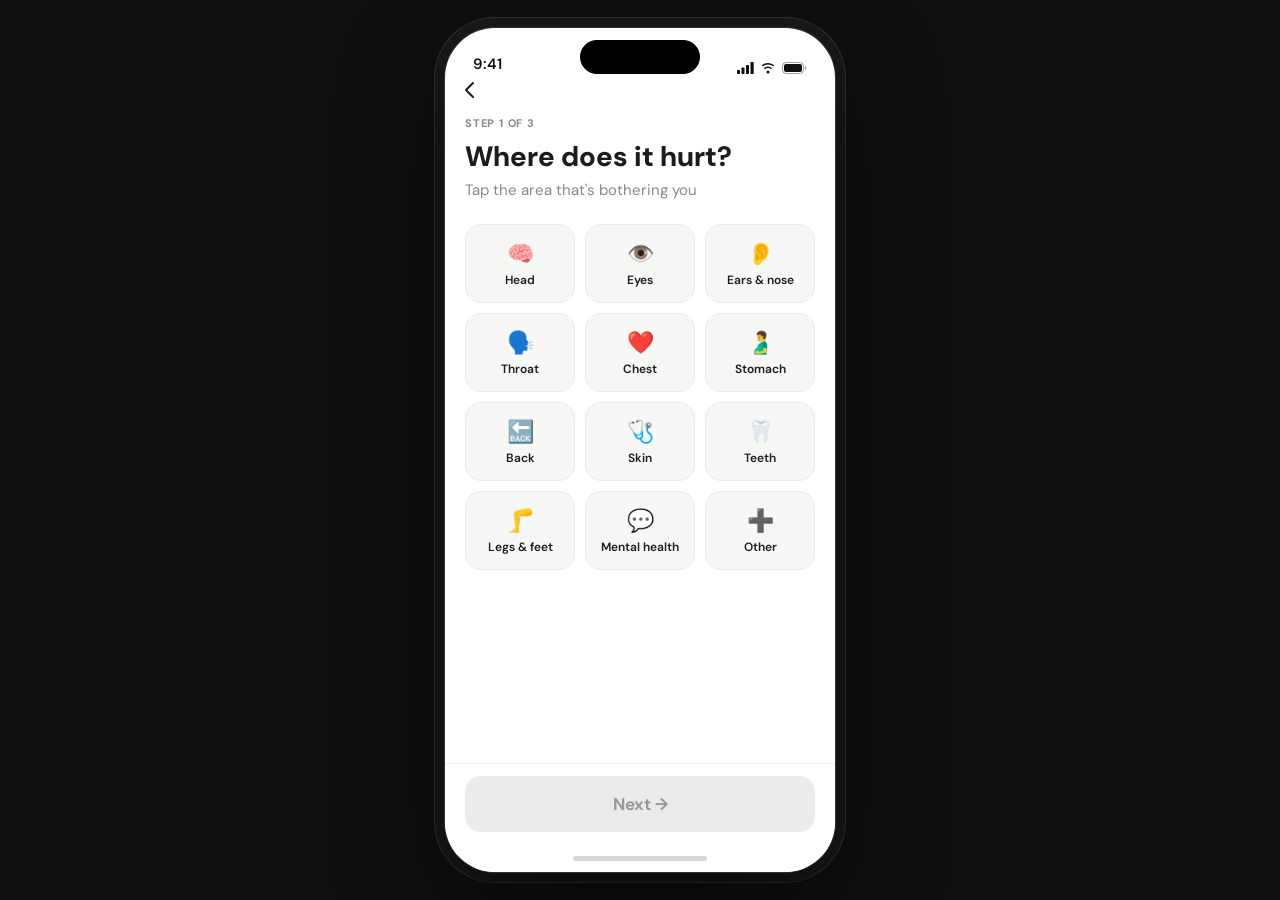
<file: Frontend/ricercaCura/body.html>
<!DOCTYPE html>
<html lang="en">
<head>
  <meta charset="UTF-8"/>
  <meta name="viewport" content="width=device-width, initial-scale=1.0"/>
  <title>MediTrip — Body</title>
  <link rel="stylesheet" href="common.css">
  <link rel="stylesheet" href="body.css">
</head>
<body>
  <div class="phone-shell" id="phone">
    <div class="island"></div>
    <div id="status-bar-container"></div>
    <div style="padding: 0 20px 10px; display: flex; align-items: center;" id="back-btn-container" data-link="triage.html"></div>
    
    <div class="scroll-content" style="padding: 8px 20px 24px;">
      <div style="font-size: 11px; font-weight: 700; color: #888; letter-spacing: 0.8px; margin-bottom: 10px;">STEP 1 OF 3</div>
      <div style="font-size: 28px; font-weight: 800; color: #1C1C1A; line-height: 1.2; margin-bottom: 6px;">Where does it hurt?</div>
      <div style="font-size: 15px; color: #888; margin-bottom: 24px;">Tap the area that's bothering you</div>

      <div style="display: grid; grid-template-columns: 1fr 1fr 1fr; gap: 10px;" id="body-areas-grid">
        <!-- Body areas will be injected by body.js -->
      </div>
    </div>

    <div style="padding: 12px 20px; background: #fff; border-top: 1px solid #F0F0F0;">
      <a href="symptoms.html" class="btn-lime disabled" id="next-btn" style="pointer-events: none;">
        Next →
      </a>
    </div>
    <div id="home-indicator-container"></div>
  </div>

  <script src="common.js"></script>
  <script src="body.js"></script>
</body>
</html>
</file>
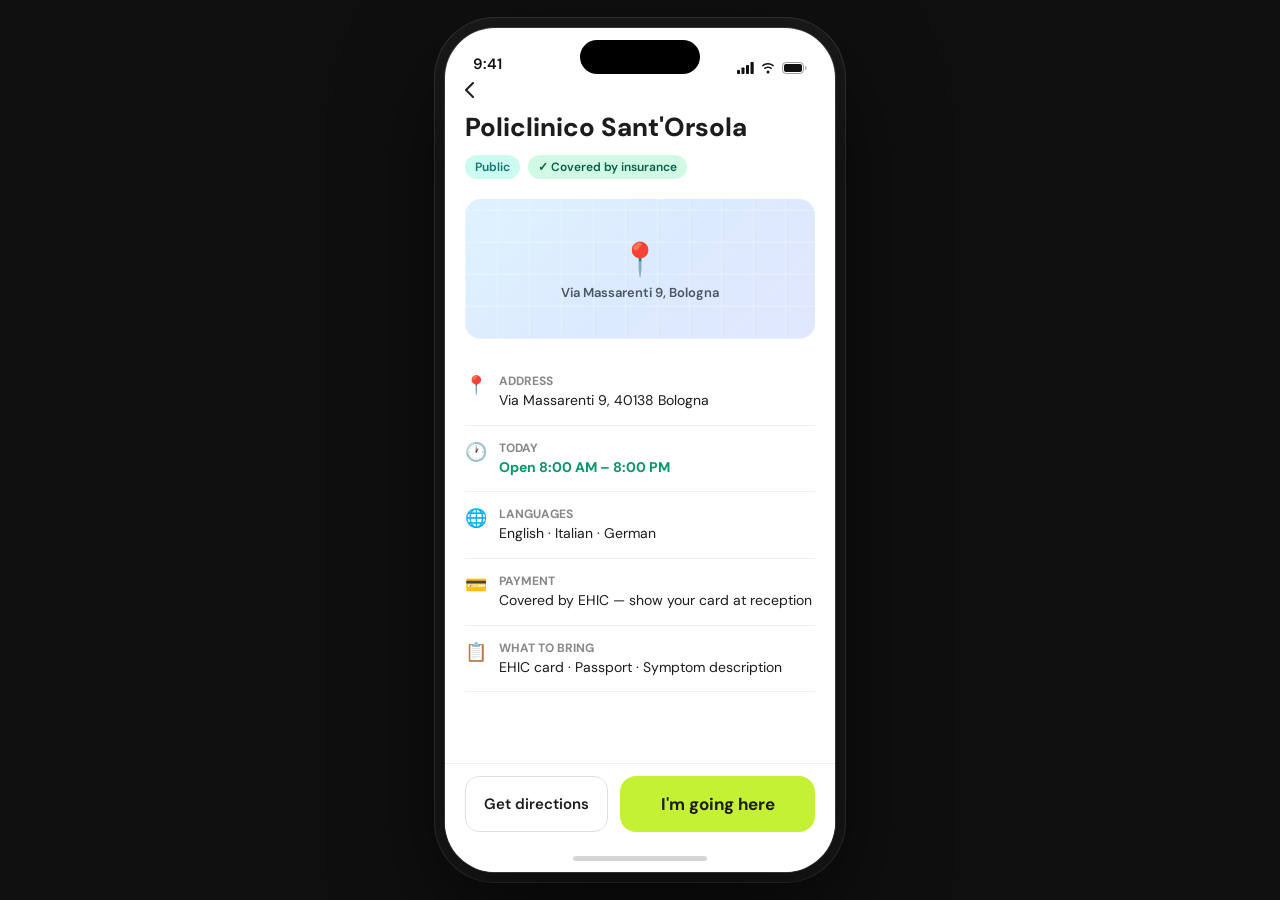
<file: Frontend/ricercaCura/detail.html>
<!DOCTYPE html>
<html lang="en">
<head>
  <meta charset="UTF-8"/>
  <meta name="viewport" content="width=device-width, initial-scale=1.0"/>
  <title>MediTrip — Clinic Detail</title>
  <link rel="stylesheet" href="common.css">
  <link rel="stylesheet" href="detail.css">
</head>
<body>
  <div class="phone-shell" id="phone">
    <div class="island"></div>
    <div id="status-bar-container"></div>
    <div style="padding: 0 20px 10px; display: flex; align-items: center;" id="back-btn-container" data-link="results.html"></div>
    
    <div class="scroll-content" style="padding: 4px 20px 24px;">
      <div style="display: flex; align-items: flex-start; gap: 10px; margin-bottom: 12px;">
        <div style="flex: 1;">
          <div style="font-size: 26px; font-weight: 800; color: #1C1C1A; line-height: 1.2;">Policlinico Sant'Orsola</div>
        </div>
      </div>
      <div style="display: flex; gap: 8px; margin-bottom: 20px;">
        <span class="badge badge-teal">Public</span>
        <span class="badge badge-green">✓ Covered by insurance</span>
      </div>

      <!-- Map -->
      <div class="map-placeholder" style="margin-bottom: 20px;">
        <div style="position: relative; z-index: 1; text-align: center;">
          <div style="font-size: 32px;">📍</div>
          <div style="font-size: 13px; font-weight: 600; color: #4B5563; margin-top: 4px;">Via Massarenti 9, Bologna</div>
        </div>
      </div>

      <!-- Info rows -->
      <div id="info-rows-container">
        <!-- Injected by detail.js -->
      </div>
    </div>

    <div style="padding: 12px 20px; background: #fff; border-top: 1px solid #F0F0F0; display: flex; gap: 12px;">
      <button class="btn-outline" style="flex: 1;">Get directions</button>
      <button
        class="btn-lime"
        id="im-going-btn"
        style="flex: 1.4; transition: background 0.25s, color 0.25s;"
      >
        I'm going here
      </button>
    </div>
    
    <div id="home-indicator-container"></div>
  </div>

  <script src="common.js"></script>
  <script src="detail.js"></script>
</body>
</html>
</file>
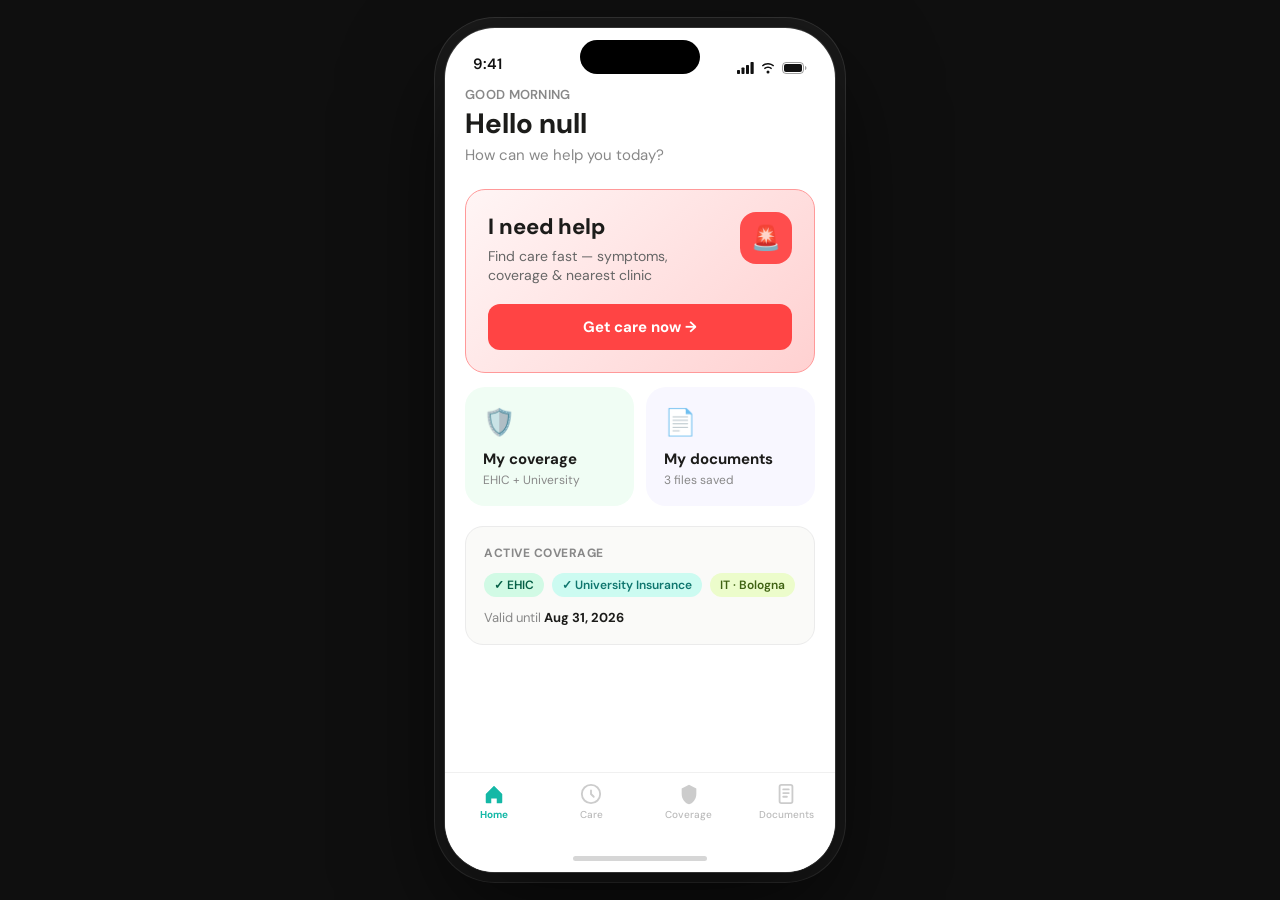
<file: Frontend/ricercaCura/home.html>
<!DOCTYPE html>
<html lang="en">

<head>
  <meta charset="UTF-8" />
  <meta name="viewport" content="width=device-width, initial-scale=1.0" />
  <title>MediTrip — Home</title>
  <link rel="stylesheet" href="common.css">
  <link rel="stylesheet" href="home.css">
</head>

<body>
  <div class="phone-shell" id="phone">
    <div class="island"></div>
    <div id="status-bar-container"></div>

    <div class="scroll-content" style="padding: 4px 20px 20px;">
      <!-- Greeting -->
      <div style="margin-bottom: 24px;">
        <div style="font-size: 13px; font-weight: 600; color: #888; margin-bottom: 4px; letter-spacing: 0.3px;">GOOD
          MORNING</div>
        <div id="salutoNome" style="font-size: 28px; font-weight: 800; color: #1C1C1A; line-height: 1.2;">Hello, Emma
        </div>
        <div style="font-size: 15px; color: #888; margin-top: 4px;">How can we help you today?</div>
      </div>

      <!-- I need help card -->
      <a href="triage.html" class="card"
        style="background: linear-gradient(135deg, #FFF5F5 0%, #FFD1D1 100%); margin-bottom: 14px; border: 1.5px solid #FF9999; padding: 22px;">
        <div style="display: flex; justify-content: space-between; align-items: flex-start;">
          <div>
            <div style="font-size: 22px; font-weight: 800; color: #1C1C1A; margin-bottom: 6px;">I need help</div>
            <div style="font-size: 14px; color: #666; line-height: 1.4;">Find care fast — symptoms,<br />coverage &
              nearest clinic</div>
          </div>
          <div
            style="width: 52px; height: 52px; border-radius: 16px; background: #FF4D4D; display: flex; align-items: center; justify-content: center; font-size: 24px; flex-shrink: 0;">
            🚨
          </div>
        </div>
        <div style="margin-top: 18px;">
          <button class="btn-coral"
            style="border-radius: 12px; padding: 13px 18px; font-size: 15px; pointer-events: none;">
            Get care now →
          </button>
        </div>
      </a>

      <!-- Two smaller cards -->
      <div style="display: grid; grid-template-columns: 1fr 1fr; gap: 12px;">
        <div class="card" style="background: #F0FDF4; padding: 18px;">
          <div style="font-size: 26px; margin-bottom: 10px;">🛡️</div>
          <div style="font-size: 15px; font-weight: 700; color: #1C1C1A;">My coverage</div>
          <div style="font-size: 12px; color: #888; margin-top: 3px;">EHIC + University</div>
        </div>
        <div class="card" style="background: #F8F7FF; padding: 18px;">
          <div style="font-size: 26px; margin-bottom: 10px;">📄</div>
          <div style="font-size: 15px; font-weight: 700; color: #1C1C1A;">My documents</div>
          <div style="font-size: 12px; color: #888; margin-top: 3px;">3 files saved</div>
        </div>
      </div>

      <!-- Coverage summary -->
      <div
        style="margin-top: 20px; background: #FAFAF8; border-radius: 18px; padding: 18px; border: 1.5px solid #EBEBEB;">
        <div style="font-size: 12px; font-weight: 700; color: #888; letter-spacing: 0.5px; margin-bottom: 12px;">ACTIVE
          COVERAGE</div>
        <div style="display: flex; gap: 8px; flex-wrap: wrap;">
          <span class="badge badge-green">✓ EHIC</span>
          <span class="badge badge-teal">✓ University Insurance</span>
          <span class="badge badge-lime">IT · Bologna</span>
        </div>
        <div style="margin-top: 12px; font-size: 13px; color: #888;">Valid until <strong style="color: #1C1C1A;">Aug 31,
            2026</strong></div>
      </div>
    </div>

    <div id="bottom-nav-container" data-active="home"></div>
    <div id="home-indicator-container"></div>
  </div>

  <script src="common.js"></script>
  <script src="home.js"></script>
</body>

</html>
</file>
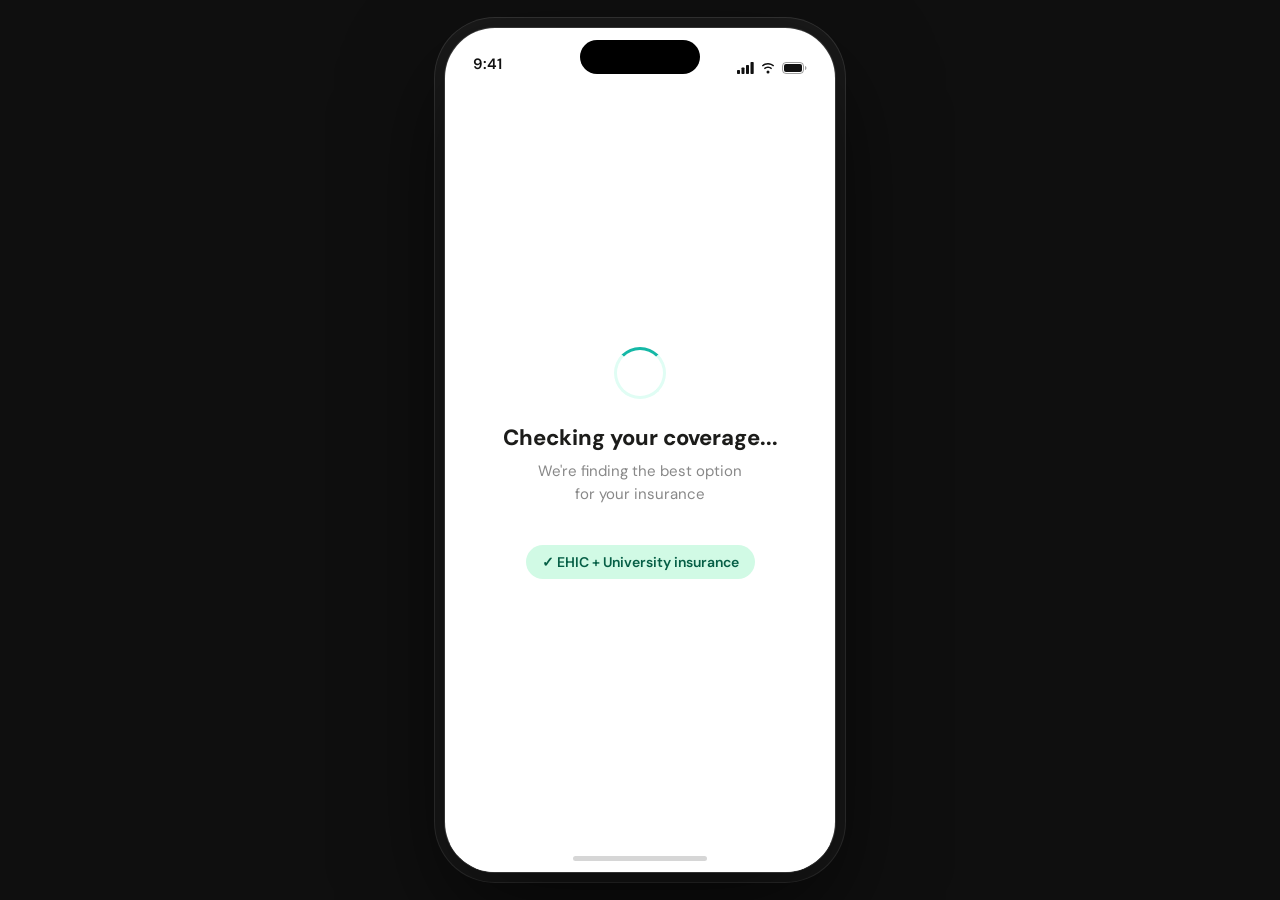
<file: Frontend/ricercaCura/loading.html>
<!DOCTYPE html>
<html lang="en">
<head>
  <meta charset="UTF-8"/>
  <meta name="viewport" content="width=device-width, initial-scale=1.0"/>
  <title>MediTrip — Loading</title>
  <link rel="stylesheet" href="common.css">
  <link rel="stylesheet" href="loading.css">
</head>
<body>
  <div class="phone-shell" id="phone">
    <div class="island"></div>
    <div id="status-bar-container"></div>
    
    <div class="scroll-content" style="display: flex; flex-direction: column; align-items: center; justify-content: center; padding: 0 40px; height: 100%;">
      <div style="display: flex; flex-direction: column; align-items: center; gap: 24px;">
        <div class="spinner"></div>
        <div style="text-align: center;">
          <div style="font-size: 22px; font-weight: 800; color: #1C1C1A; margin-bottom: 8px;">Checking your coverage...</div>
          <div style="font-size: 15px; color: #888; line-height: 1.5;">We're finding the best option<br/>for your insurance</div>
        </div>

        <div style="margin-top: 16px;">
          <span class="badge badge-green" style="font-size: 14px; padding: 8px 16px;">
            ✓ EHIC + University insurance
          </span>
        </div>
      </div>
    </div>

    <div id="home-indicator-container"></div>
  </div>

  <script src="common.js"></script>
  <script src="loading.js"></script>
</body>
</html>
</file>
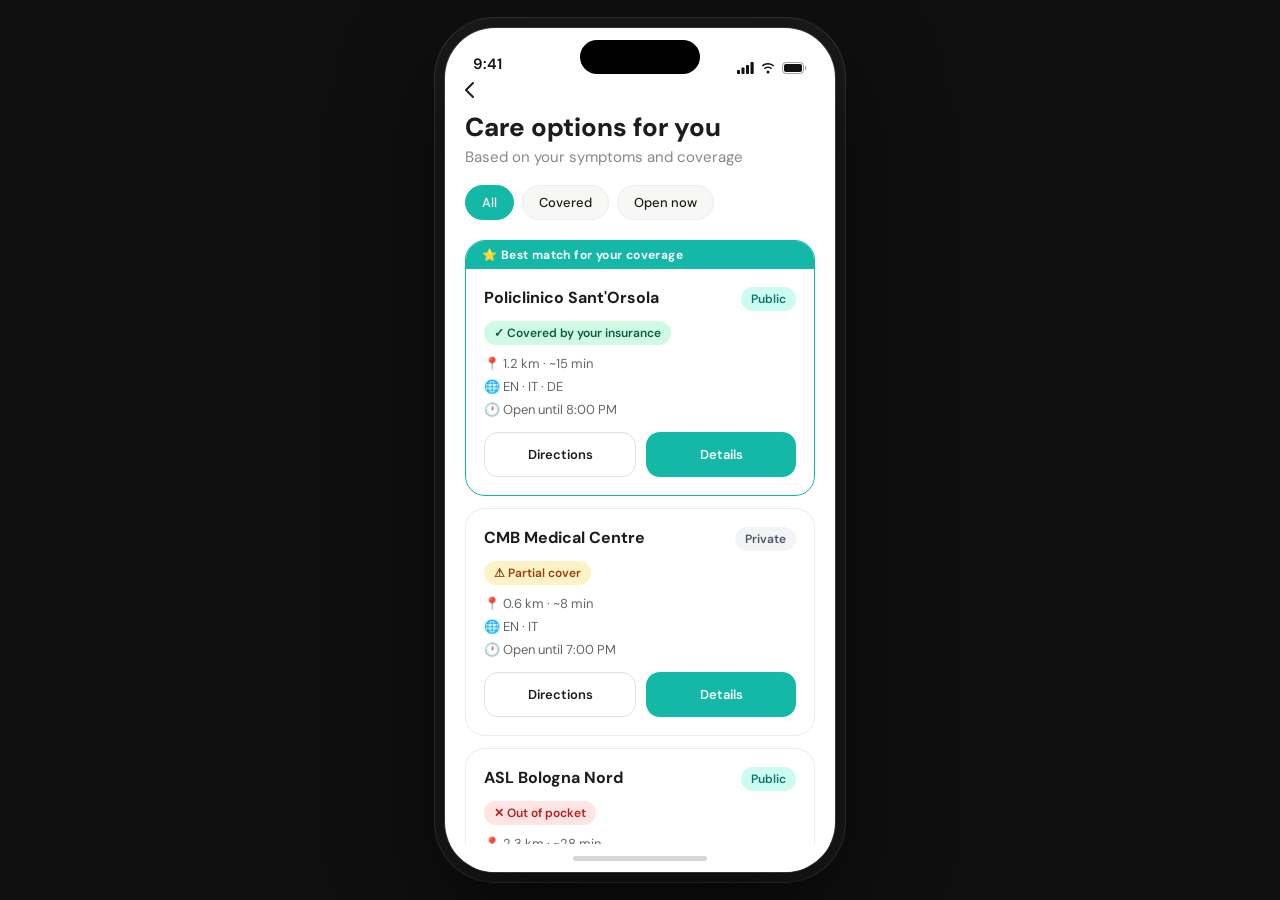
<file: Frontend/ricercaCura/results.html>
<!DOCTYPE html>
<html lang="en">
<head>
  <meta charset="UTF-8"/>
  <meta name="viewport" content="width=device-width, initial-scale=1.0"/>
  <title>MediTrip — Care Options</title>
  <link rel="stylesheet" href="common.css">
  <link rel="stylesheet" href="results.css">
</head>
<body>
  <div class="phone-shell" id="phone">
    <div class="island"></div>
    <div id="status-bar-container"></div>
    <div style="padding: 0 20px 10px; display: flex; align-items: center;" id="back-btn-container" data-link="symptoms.html"></div>
    
    <div class="scroll-content" style="padding: 4px 20px 24px;">
      <div style="font-size: 26px; font-weight: 800; color: #1C1C1A; line-height: 1.2; margin-bottom: 4px;">Care options for you</div>
      <div style="font-size: 15px; color: #888; margin-bottom: 18px;">Based on your symptoms and coverage</div>

      <!-- Filter pills -->
      <div style="display: flex; gap: 8px; margin-bottom: 20px;" id="filters-container">
        <!-- Filters injected by results.js -->
      </div>

      <div id="clinics-container">
        <!-- Clinics injected by results.js -->
      </div>
    </div>
    <div id="home-indicator-container"></div>
  </div>

  <script src="common.js"></script>
  <script src="results.js"></script>
</body>
</html>
</file>
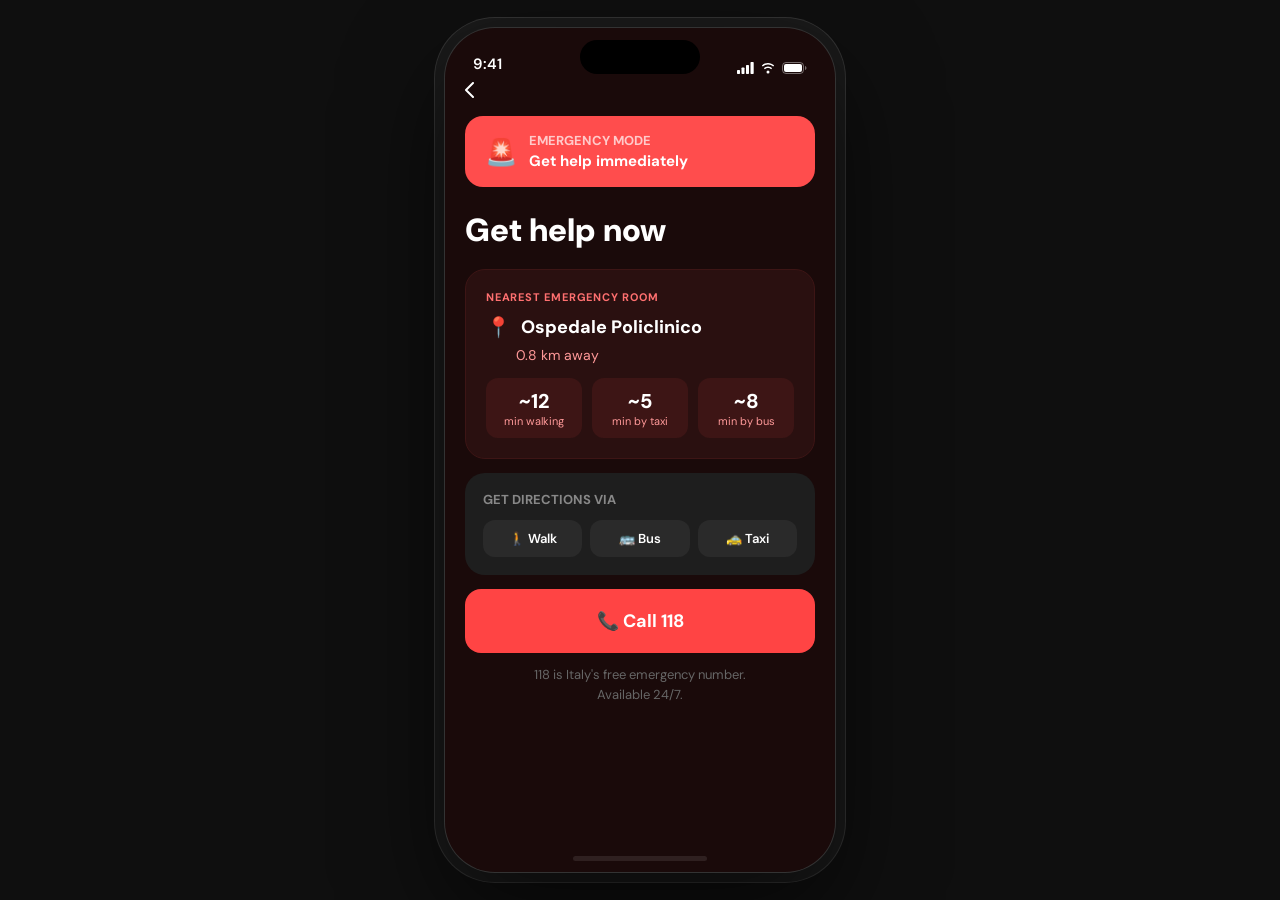
<file: Frontend/ricercaCura/severe.html>
<!DOCTYPE html>
<html lang="en">
<head>
  <meta charset="UTF-8"/>
  <meta name="viewport" content="width=device-width, initial-scale=1.0"/>
  <title>MediTrip — Emergency</title>
  <link rel="stylesheet" href="common.css">
  <link rel="stylesheet" href="severe.css">
</head>
<body>
  <div class="phone-shell" id="phone" style="background: #1A0A0A;">
    <div class="island"></div>
    <div id="status-bar-container" data-dark="true"></div>
    <div style="padding: 0 20px 10px; display: flex; align-items: center;" id="back-btn-container" data-link="triage.html" data-dark="true"></div>
    
    <div class="scroll-content" style="padding: 8px 20px 24px;">
      <!-- Urgent banner -->
      <div style="background: #FF4D4D; border-radius: 18px; padding: 16px 20px; margin-bottom: 24px; display: flex; align-items: center; gap: 12px;">
        <span style="font-size: 26px;">🚨</span>
        <div>
          <div style="font-size: 13px; font-weight: 700; color: rgba(255,255,255,0.7); margin-bottom: 2px;">EMERGENCY MODE</div>
          <div style="font-size: 15px; font-weight: 700; color: #fff;">Get help immediately</div>
        </div>
      </div>

      <div style="font-size: 32px; font-weight: 900; color: #fff; line-height: 1.2; margin-bottom: 20px;">Get help now</div>

      <!-- Nearest ER -->
      <div style="background: #2A1010; border-radius: 20px; padding: 20px; margin-bottom: 14px; border: 1.5px solid #3D1515;">
        <div style="font-size: 11px; font-weight: 700; color: #FF7070; letter-spacing: 0.8px; margin-bottom: 10px;">NEAREST EMERGENCY ROOM</div>
        <div style="display: flex; align-items: center; gap: 10px; margin-bottom: 6px;">
          <span style="font-size: 20px;">📍</span>
          <div style="font-size: 18px; font-weight: 800; color: #fff;">Ospedale Policlinico</div>
        </div>
        <div style="font-size: 14px; color: #FF9999; margin-left: 30px; margin-bottom: 14px;">0.8 km away</div>
        <div style="display: flex; gap: 10px;">
          <div style="background: #3D1515; border-radius: 12px; padding: 10px 14px; text-align: center; flex: 1;">
            <div style="font-size: 20px; font-weight: 800; color: #fff;">~12</div>
            <div style="font-size: 11px; color: #FF9999;">min walking</div>
          </div>
          <div style="background: #3D1515; border-radius: 12px; padding: 10px 14px; text-align: center; flex: 1;">
            <div style="font-size: 20px; font-weight: 800; color: #fff;">~5</div>
            <div style="font-size: 11px; color: #FF9999;">min by taxi</div>
          </div>
          <div style="background: #3D1515; border-radius: 12px; padding: 10px 14px; text-align: center; flex: 1;">
            <div style="font-size: 20px; font-weight: 800; color: #fff;">~8</div>
            <div style="font-size: 11px; color: #FF9999;">min by bus</div>
          </div>
        </div>
      </div>

      <!-- Directions -->
      <div style="background: #1E1E1E; border-radius: 20px; padding: 18px; margin-bottom: 14px;">
        <div style="font-size: 13px; font-weight: 700; color: #888; margin-bottom: 12px;">GET DIRECTIONS VIA</div>
        <div style="display: flex; gap: 8px;">
          <div style="flex: 1; background: #2A2A2A; border-radius: 12px; padding: 10px 8px; text-align: center; cursor: pointer; font-size: 13px; font-weight: 600; color: #fff;">🚶 Walk</div>
          <div style="flex: 1; background: #2A2A2A; border-radius: 12px; padding: 10px 8px; text-align: center; cursor: pointer; font-size: 13px; font-weight: 600; color: #fff;">🚌 Bus</div>
          <div style="flex: 1; background: #2A2A2A; border-radius: 12px; padding: 10px 8px; text-align: center; cursor: pointer; font-size: 13px; font-weight: 600; color: #fff;">🚕 Taxi</div>
        </div>
      </div>

      <!-- Call 118 -->
      <button class="btn-coral" style="margin-bottom: 12px; font-size: 18px; padding: 20px;">
        📞 Call 118
      </button>

      <div style="text-align: center; font-size: 13px; color: #666; line-height: 1.5;">
        118 is Italy's free emergency number.<br/>Available 24/7.
      </div>
    </div>
    
    <div id="home-indicator-container" data-dark="true"></div>
  </div>

  <script src="common.js"></script>
  <script src="severe.js"></script>
</body>
</html>
</file>
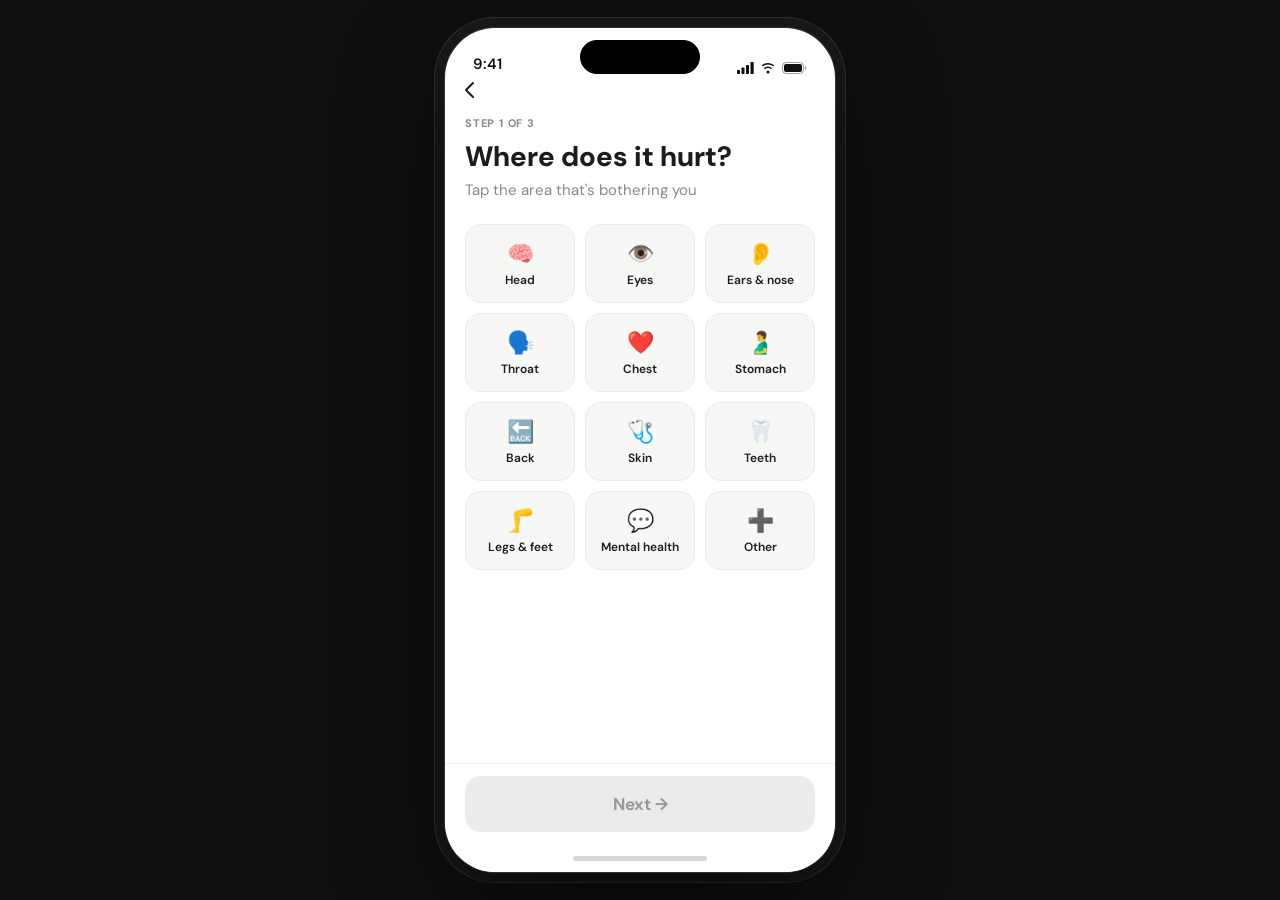
<file: Frontend/ricercaCura/symptoms.html>
<!DOCTYPE html>
<html lang="en">
<head>
  <meta charset="UTF-8" />
  <meta name="viewport" content="width=device-width, initial-scale=1.0" />
  <title>MediTrip — Symptoms</title>
  <link rel="stylesheet" href="common.css">
  <link rel="stylesheet" href="symptoms.css">
</head>
<body>
  <div class="phone-shell" id="phone">
    <div class="island"></div>
    <div id="status-bar-container"></div>
    <div style="padding: 0 20px 10px; display: flex; align-items: center;" id="back-btn-container" data-link="body.html"></div>
    
    <div class="scroll-content" style="padding: 8px 20px 24px;">
      <div style="font-size: 11px; font-weight: 700; color: #888; letter-spacing: 0.8px; margin-bottom: 10px;">STEP 2 OF 3</div>
      <div style="font-size: 28px; font-weight: 800; color: #1C1C1A; line-height: 1.2; margin-bottom: 6px;">
        What are your symptoms?
      </div>
      <div style="font-size: 15px; color: #888; margin-bottom: 22px;">Select all that apply</div>

      <div id="symptoms-grid">
        <!-- Symptoms will be injected by symptoms.js -->
      </div>
    </div>

    <div style="padding: 12px 20px; background: #fff; border-top: 1px solid #F0F0F0;">
      <button class="btn-lime disabled" id="next-btn" style="pointer-events: none;">
        Find care for me →
      </button>
    </div>
    <div id="home-indicator-container"></div>
  </div>

  <script src="common.js"></script>
  <script src="symptoms.js"></script>
</body>
</html>
</file>
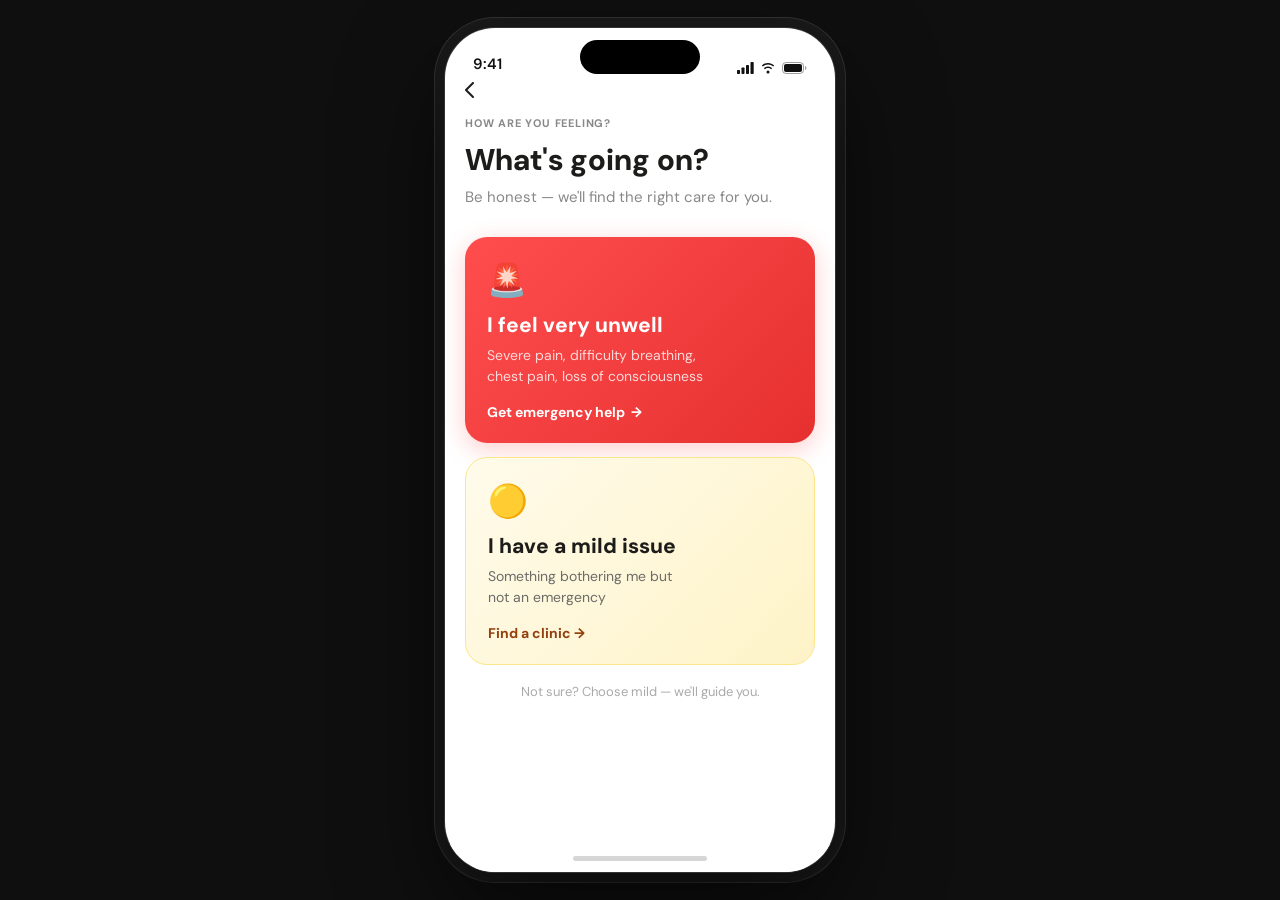
<file: Frontend/ricercaCura/triage.html>
<!DOCTYPE html>
<html lang="en">
<head>
  <meta charset="UTF-8"/>
  <meta name="viewport" content="width=device-width, initial-scale=1.0"/>
  <title>MediTrip — Triage</title>
  <link rel="stylesheet" href="common.css">
  <link rel="stylesheet" href="triage.css">
</head>
<body>
  <div class="phone-shell" id="phone">
    <div class="island"></div>
    <div id="status-bar-container"></div>
    <div style="padding: 0 20px 10px; display: flex; align-items: center;" id="back-btn-container" data-link="home.html"></div>
    
    <div class="scroll-content" style="padding: 8px 20px 28px;">
      <div style="font-size: 11px; font-weight: 700; color: #888; letter-spacing: 0.8px; margin-bottom: 12px;">HOW ARE YOU FEELING?</div>
      <div style="font-size: 30px; font-weight: 800; color: #1C1C1A; line-height: 1.2; margin-bottom: 8px;">
        What's going on?
      </div>
      <div style="font-size: 15px; color: #888; margin-bottom: 28px; line-height: 1.5;">
        Be honest — we'll find the right care for you.
      </div>

      <!-- Severe card -->
      <a href="severe.html" class="triage-card severe-card" style="text-decoration: none; display: block; margin-bottom: 14px;">
        <div style="font-size: 32px; margin-bottom: 10px;">🚨</div>
        <div style="font-size: 21px; font-weight: 800; color: #fff; margin-bottom: 6px;">I feel very unwell</div>
        <div style="font-size: 14px; color: rgba(255,255,255,0.8); line-height: 1.5;">
          Severe pain, difficulty breathing,<br/>chest pain, loss of consciousness
        </div>
        <div style="margin-top: 16px; display: flex; align-items: center; gap: 6px; color: #fff; font-size: 14px; font-weight: 700;">
          Get emergency help <span>→</span>
        </div>
      </a>

      <!-- Mild card -->
      <a href="body.html" class="triage-card mild-card" style="text-decoration: none; display: block;">
        <div style="font-size: 32px; margin-bottom: 10px;">🟡</div>
        <div style="font-size: 21px; font-weight: 800; color: #1C1C1A; margin-bottom: 6px;">I have a mild issue</div>
        <div style="font-size: 14px; color: #6B6B68; line-height: 1.5;">
          Something bothering me but<br/>not an emergency
        </div>
        <div style="margin-top: 16px; display: flex; align-items: center; gap: 6px; color: #92400E; font-size: 14px; font-weight: 700;">
          Find a clinic →
        </div>
      </a>

      <div style="margin-top: 18px; text-align: center; font-size: 13px; color: #AAA;">
        Not sure? Choose mild — we'll guide you.
      </div>
    </div>
    
    <div id="home-indicator-container"></div>
  </div>

  <script src="common.js"></script>
  <script src="triage.js"></script>
</body>
</html>
</file>
<file: Frontend/ricercaCura/common.css>
@import url('https://fonts.googleapis.com/css2?family=DM+Sans:wght@400;500;600;700;800;900&display=swap');

* {
  box-sizing: border-box;
  margin: 0;
  padding: 0;
}

body {
  background: #0f0f0f;
  display: flex;
  align-items: center;
  justify-content: center;
  min-height: 100vh;
  font-family: 'DM Sans', sans-serif;
  -webkit-font-smoothing: antialiased;
}

.phone-shell {
  width: 390px;
  height: 844px;
  border-radius: 50px;
  overflow: hidden;
  position: relative;
  background: #fff;
  box-shadow: 0 0 0 1px #333, 0 40px 100px rgba(0, 0, 0, 0.6), 0 0 0 10px #1a1a1a, 0 0 0 11px #333;
  flex-shrink: 0;
  display: flex;
  flex-direction: column;
}

/* Dynamic island */
.island {
  position: absolute;
  top: 12px;
  left: 50%;
  transform: translateX(-50%);
  width: 120px;
  height: 34px;
  border-radius: 20px;
  background: #000;
  z-index: 100;
  pointer-events: none;
}

/* Status bar */
.status-bar {
  height: 54px;
  display: flex;
  align-items: flex-end;
  padding: 0 28px 8px;
  justify-content: space-between;
  flex-shrink: 0;
  position: relative;
  z-index: 10;
}

.status-bar.dark {
  background: transparent;
}

.status-bar.dark .time {
  color: #fff;
}

.status-bar .time {
  font-size: 15px;
  font-weight: 600;
  color: #111;
}

.status-bar .icons {
  display: flex;
  gap: 6px;
  align-items: center;
}

/* Scrollable content area */
.scroll-content {
  flex: 1;
  overflow-y: auto;
  overflow-x: hidden;
}

.scroll-content::-webkit-scrollbar {
  display: none;
}

/* Bottom nav */
.bottom-nav {
  height: 72px;
  background: #fff;
  border-top: 1px solid #F0F0F0;
  display: flex;
  align-items: flex-start;
  padding-top: 10px;
  flex-shrink: 0;
  padding-bottom: 0;
}

.nav-item {
  flex: 1;
  display: flex;
  flex-direction: column;
  align-items: center;
  gap: 3px;
  cursor: pointer;
  text-decoration: none;
}

.nav-label {
  font-size: 10px;
  font-weight: 500;
}

/* Home indicator */
.home-indicator {
  height: 28px;
  display: flex;
  align-items: center;
  justify-content: center;
  flex-shrink: 0;
  background: #fff;
}

.home-indicator.dark {
  background: transparent;
}

.home-bar {
  width: 134px;
  height: 5px;
  border-radius: 3px;
  background: #1C1C1E;
  opacity: 0.18;
}

.home-indicator.dark .home-bar {
  background: rgba(255, 255, 255, 0.5);
}

/* Buttons */
.btn-lime {
  background: #C5F135;
  color: #1C1C1A;
  border: none;
  border-radius: 16px;
  font-family: 'DM Sans', sans-serif;
  font-size: 17px;
  font-weight: 700;
  padding: 17px 24px;
  cursor: pointer;
  width: 100%;
  display: flex;
  align-items: center;
  justify-content: center;
  gap: 8px;
  text-decoration: none;
  transition: opacity 0.15s, transform 0.1s;
}

.btn-lime:hover {
  opacity: 0.9;
}

.btn-lime:active {
  transform: scale(0.98);
}

.btn-lime.disabled {
  background: #EBEBEB;
  color: #999;
  cursor: default;
  pointer-events: none;
}

.btn-outline {
  background: transparent;
  color: #1C1C1A;
  border: 1.5px solid #E0E0E0;
  border-radius: 14px;
  font-family: 'DM Sans', sans-serif;
  font-size: 15px;
  font-weight: 600;
  padding: 13px 18px;
  cursor: pointer;
  display: flex;
  align-items: center;
  justify-content: center;
  gap: 6px;
  text-decoration: none;
  transition: background 0.15s;
}

.btn-outline:hover {
  background: #F9F9F9;
}

.btn-teal {
  background: #14B8A6;
  color: #fff;
  border: none;
  border-radius: 14px;
  font-family: 'DM Sans', sans-serif;
  font-size: 15px;
  font-weight: 600;
  padding: 13px 18px;
  cursor: pointer;
  display: flex;
  align-items: center;
  justify-content: center;
  gap: 6px;
  text-decoration: none;
  transition: opacity 0.15s;
}

.btn-teal:hover {
  opacity: 0.9;
}

.btn-coral {
  background: #ff4444;
  color: #fff;
  border: none;
  border-radius: 16px;
  font-family: 'DM Sans', sans-serif;
  font-size: 17px;
  font-weight: 700;
  padding: 18px 24px;
  cursor: pointer;
  width: 100%;
  display: flex;
  align-items: center;
  justify-content: center;
  gap: 8px;
  text-decoration: none;
  transition: opacity 0.15s;
}

.btn-coral:hover {
  opacity: 0.9;
}

/* Back button */
.back-btn {
  background: none;
  border: none;
  cursor: pointer;
  display: flex;
  align-items: center;
  gap: 4px;
  font-family: 'DM Sans', sans-serif;
  font-size: 16px;
  font-weight: 600;
  color: #1C1C1A;
  padding: 0;
  text-decoration: none;
}

.back-btn.dark {
  color: #fff;
}

/* Tags */
.badge {
  display: inline-flex;
  align-items: center;
  gap: 4px;
  padding: 4px 10px;
  border-radius: 999px;
  font-size: 12px;
  font-weight: 600;
}

.badge-green {
  background: #D1FAE5;
  color: #065F46;
}

.badge-amber {
  background: #FEF3C7;
  color: #92400E;
}

.badge-red {
  background: #FFE4E4;
  color: #B91C1C;
}

.badge-gray {
  background: #F3F4F6;
  color: #4B5563;
}

.badge-teal {
  background: #CCFBF1;
  color: #0F766E;
}

.badge-lime {
  background: #ECFCCB;
  color: #3F6212;
}

/* Cards */
.card {
  background: #F7F7F5;
  border-radius: 20px;
  padding: 20px;
  cursor: pointer;
  transition: transform 0.12s, box-shadow 0.12s;
  text-decoration: none;
  display: block;
}

.card:hover {
  transform: translateY(-1px);
  box-shadow: 0 4px 16px rgba(0, 0, 0, 0.07);
}

.card:active {
  transform: scale(0.99);
}

/* Spinner */
@keyframes spin {
  to {
    transform: rotate(360deg);
  }
}

.spinner {
  width: 52px;
  height: 52px;
  border-radius: 50%;
  border: 3.5px solid #E0FDF4;
  border-top-color: #14B8A6;
  animation: spin 0.8s linear infinite;
}

/* Utilities */
.hidden {
  display: none !important;
}
</file>
<file: Frontend/ricercaCura/body.css>
.pill-btn {
  border: 1.5px solid #EBEBEB; border-radius: 999px;
  padding: 10px 16px; font-family: 'DM Sans', sans-serif;
  font-size: 14px; font-weight: 500; cursor: pointer;
  background: #F7F7F5; color: #1C1C1A;
  display: flex; align-items: center; gap: 6px;
  transition: all 0.15s;
}
.pill-btn.selected { background: #14B8A6; border-color: #14B8A6; color: #fff; }
</file>
<file: Frontend/ricercaCura/detail.css>
/* Map placeholder */
.map-placeholder {
  background: linear-gradient(135deg, #E0F2FE 0%, #DBEAFE 50%, #E0E7FF 100%);
  border-radius: 16px; height: 140px;
  display: flex; align-items: center; justify-content: center;
  position: relative; overflow: hidden;
}
.map-placeholder::before {
  content: ''; position: absolute; inset: 0;
  background: repeating-linear-gradient(0deg, rgba(255,255,255,0.3) 0px, rgba(255,255,255,0.3) 1px, transparent 1px, transparent 32px),
              repeating-linear-gradient(90deg, rgba(255,255,255,0.3) 0px, rgba(255,255,255,0.3) 1px, transparent 1px, transparent 32px);
}
</file>
<file: Frontend/ricercaCura/home.css>
/* Specific styles for home screen */
</file>
<file: Frontend/ricercaCura/loading.css>
/* Specific styles for loading screen */
</file>
<file: Frontend/ricercaCura/results.css>
.clinic-card-featured { border: 1.5px solid #14B8A6; border-radius: 20px; overflow: hidden; margin-top: 12px; cursor: pointer; background: #fff; transition: box-shadow 0.15s; }
.clinic-card { border: 1.5px solid #EBEBEB; border-radius: 20px; overflow: hidden; margin-top: 12px; cursor: pointer; background: #fff; transition: box-shadow 0.15s; }
.featured-banner { background: #14B8A6; padding: 6px 16px; font-size: 12px; font-weight: 700; color: #fff; letter-spacing: 0.4px; }

.filter-btn {
  border-radius: 999px;
  padding: 8px 16px; font-family: 'DM Sans', sans-serif;
  font-size: 13px; font-weight: 500; cursor: pointer;
  background: #F7F7F5; border: 1.5px solid #EBEBEB; color: #1C1C1A;
  transition: all 0.15s;
}
.filter-btn.selected { background: #14B8A6; border-color: #14B8A6; color: #fff; }
</file>
<file: Frontend/ricercaCura/severe.css>
/* Specific styles for severe screen */
</file>
<file: Frontend/ricercaCura/symptoms.css>
.symptom-section-title {
  font-size: 18px;
  font-weight: 800;
  color: #1C1C1A;
  margin-top: 18px;
  margin-bottom: 10px;
}

#symptoms-grid {
  display: flex;
  flex-direction: column;
  gap: 8px;
}

/* Copied from body.css since symptoms.js uses these classes now */
.pill-btn {
  border: 1.5px solid #EBEBEB; border-radius: 999px;
  padding: 12px 18px; font-family: 'DM Sans', sans-serif;
  font-size: 15px; font-weight: 500; cursor: pointer;
  background: #fff; color: #1C1C1A;
  transition: all 0.15s;
}
.pill-btn.selected { background: #F0FDFB; border-color: #14B8A6; color: #0F766E; font-weight: 600; }
</file>
<file: Frontend/ricercaCura/triage.css>
.triage-card {
  border-radius: 22px; 
  padding: 22px; 
  cursor: pointer;
}

.severe-card {
  background: linear-gradient(135deg, #FF4D4D 0%, #E63030 100%);
  box-shadow: 0 6px 24px rgba(255,77,77,0.28);
  transition: transform 0.12s, box-shadow 0.12s;
}

.severe-card:hover {
  transform: translateY(-2px);
  box-shadow: 0 10px 32px rgba(255,77,77,0.35);
}

.mild-card {
  background: linear-gradient(135deg, #FFFBEB 0%, #FEF3C7 100%);
  border: 1.5px solid #FDE68A;
  transition: transform 0.12s;
}

.mild-card:hover {
  transform: translateY(-2px);
}
</file>
